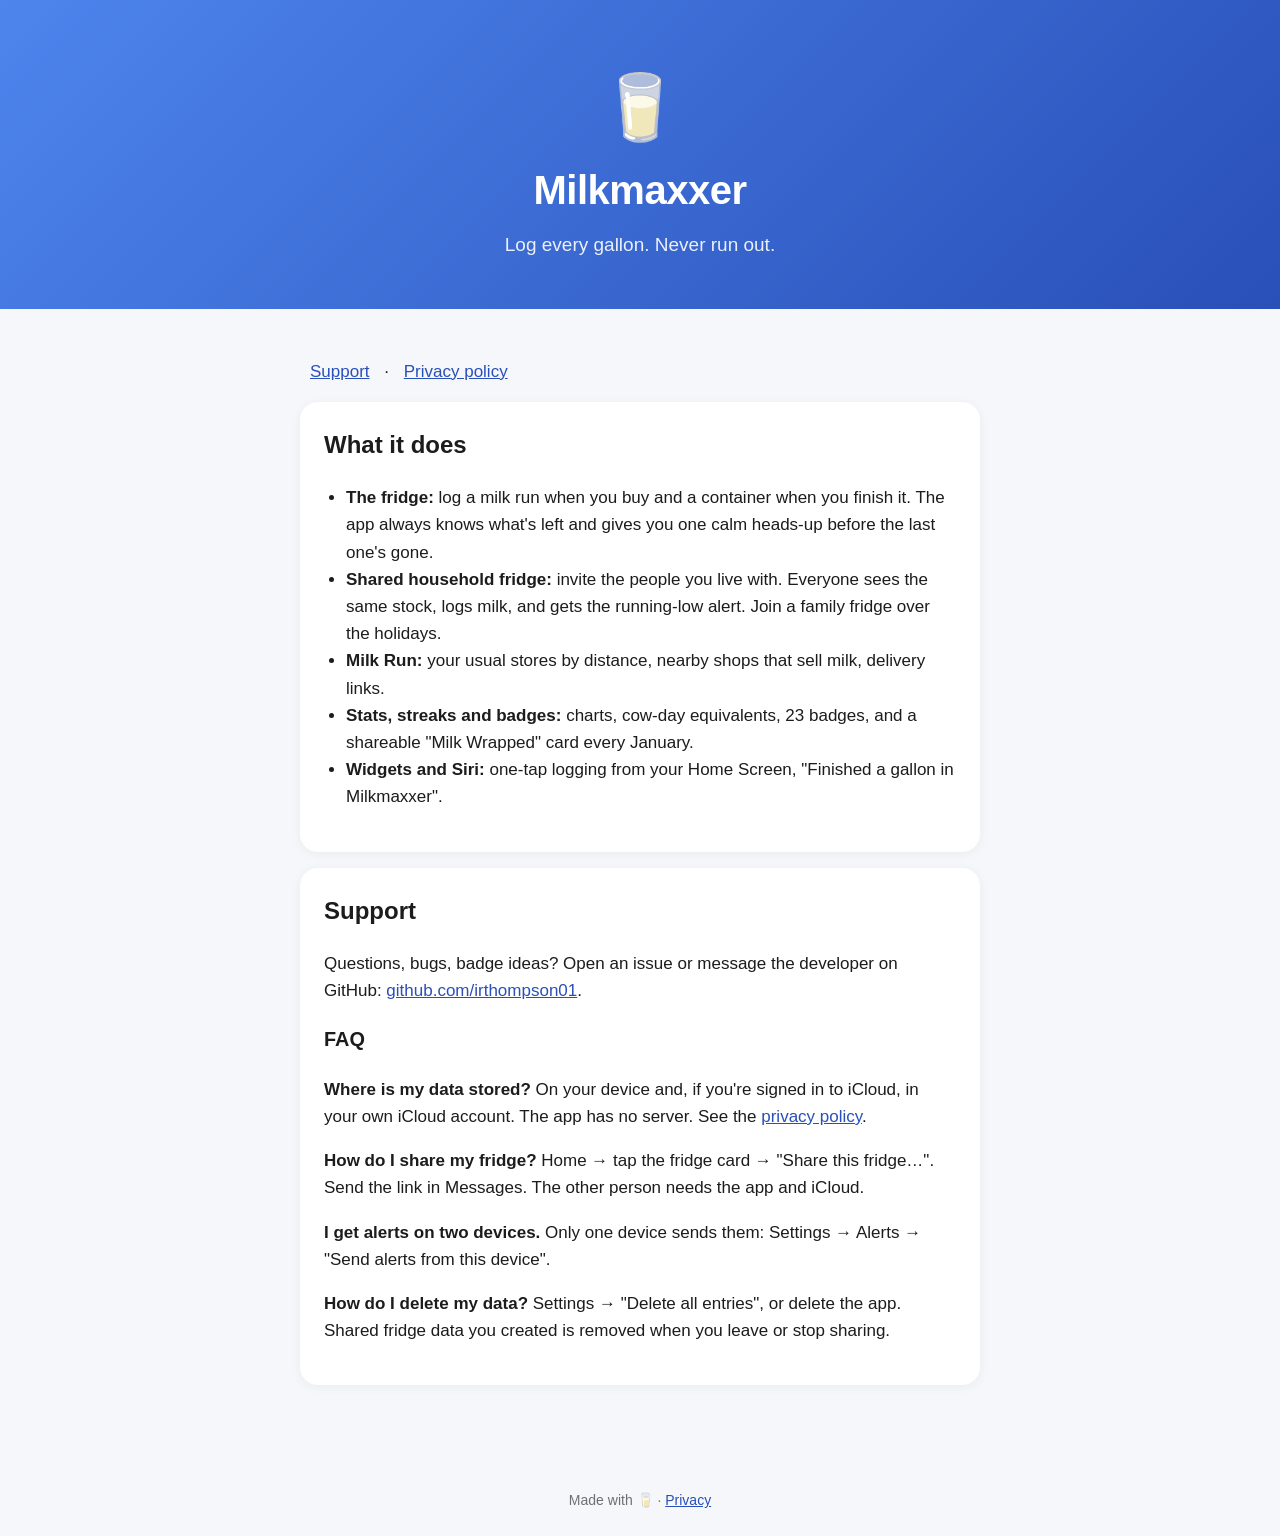
<file: index.html>
<!doctype html>
<html lang="en">
<head>
<meta charset="utf-8">
<meta name="viewport" content="width=device-width, initial-scale=1">
<title>Milkmaxxer</title>
<meta name="description" content="Milkmaxxer, the milk tracker for iPhone: log every gallon, share a fridge with your household, never run out of milk.">
<link rel="stylesheet" href="style.css">
</head>
<body>
<header>
  <div style="font-size:64px">🥛</div>
  <h1>Milkmaxxer</h1>
  <p>Log every gallon. Never run out.</p>
</header>
<main>
  <p class="nav"><a href="#support">Support</a> · <a href="privacy.html">Privacy policy</a></p>

  <div class="card">
    <h2 style="margin-top:0">What it does</h2>
    <ul>
      <li><strong>The fridge:</strong> log a milk run when you buy and a container when you finish it. The app always knows what's left and gives you one calm heads-up before the last one's gone.</li>
      <li><strong>Shared household fridge:</strong> invite the people you live with. Everyone sees the same stock, logs milk, and gets the running-low alert. Join a family fridge over the holidays.</li>
      <li><strong>Milk Run:</strong> your usual stores by distance, nearby shops that sell milk, delivery links.</li>
      <li><strong>Stats, streaks and badges:</strong> charts, cow-day equivalents, 23 badges, and a shareable "Milk Wrapped" card every January.</li>
      <li><strong>Widgets and Siri:</strong> one-tap logging from your Home Screen, "Finished a gallon in Milkmaxxer".</li>
    </ul>
  </div>

  <div class="card" id="support">
    <h2 style="margin-top:0">Support</h2>
    <p>Questions, bugs, badge ideas? Open an issue or message the developer on GitHub: <a href="https://github.com/irthompson01">github.com/irthompson01</a>.</p>
    <h3>FAQ</h3>
    <p><strong>Where is my data stored?</strong> On your device and, if you're signed in to iCloud, in your own iCloud account. The app has no server. See the <a href="privacy.html">privacy policy</a>.</p>
    <p><strong>How do I share my fridge?</strong> Home → tap the fridge card → "Share this fridge…". Send the link in Messages. The other person needs the app and iCloud.</p>
    <p><strong>I get alerts on two devices.</strong> Only one device sends them: Settings → Alerts → "Send alerts from this device".</p>
    <p><strong>How do I delete my data?</strong> Settings → "Delete all entries", or delete the app. Shared fridge data you created is removed when you leave or stop sharing.</p>
  </div>
</main>
<footer>Made with 🥛 · <a href="privacy.html">Privacy</a></footer>
</body>
</html>
</file>
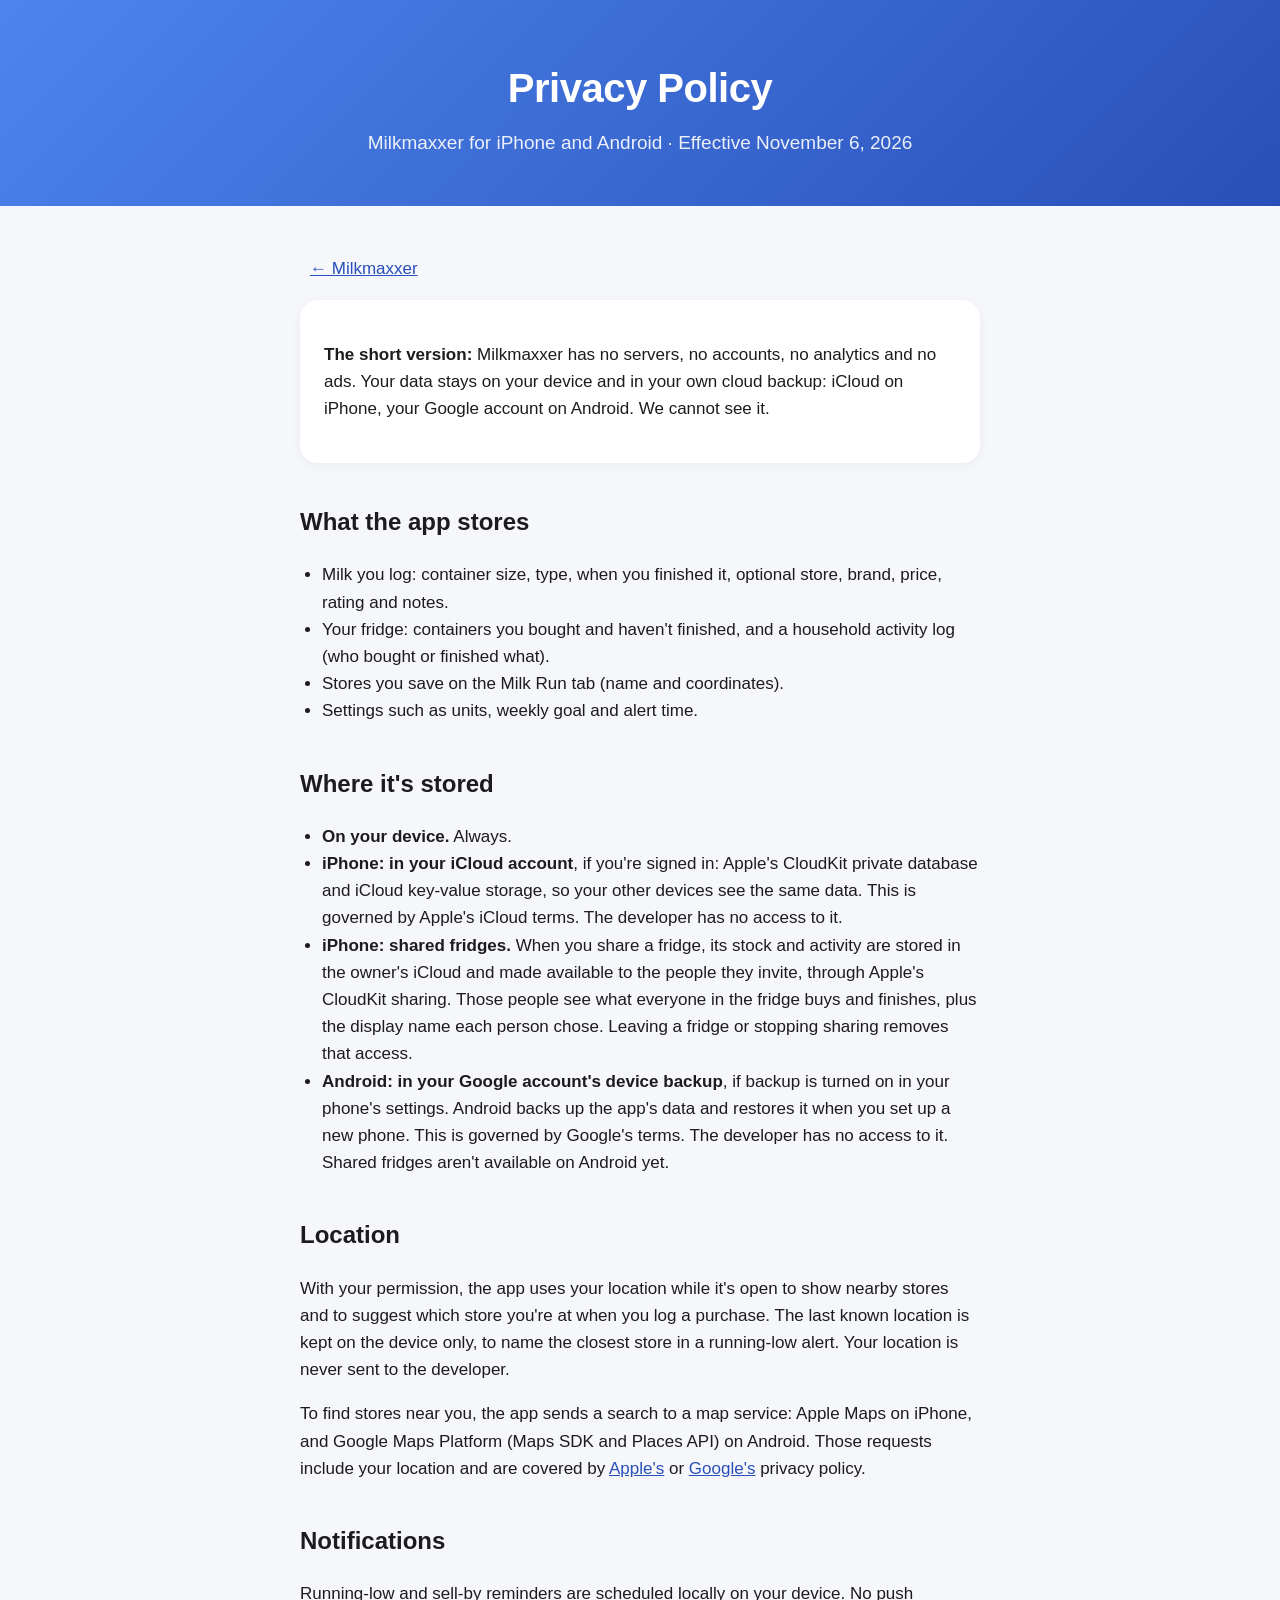
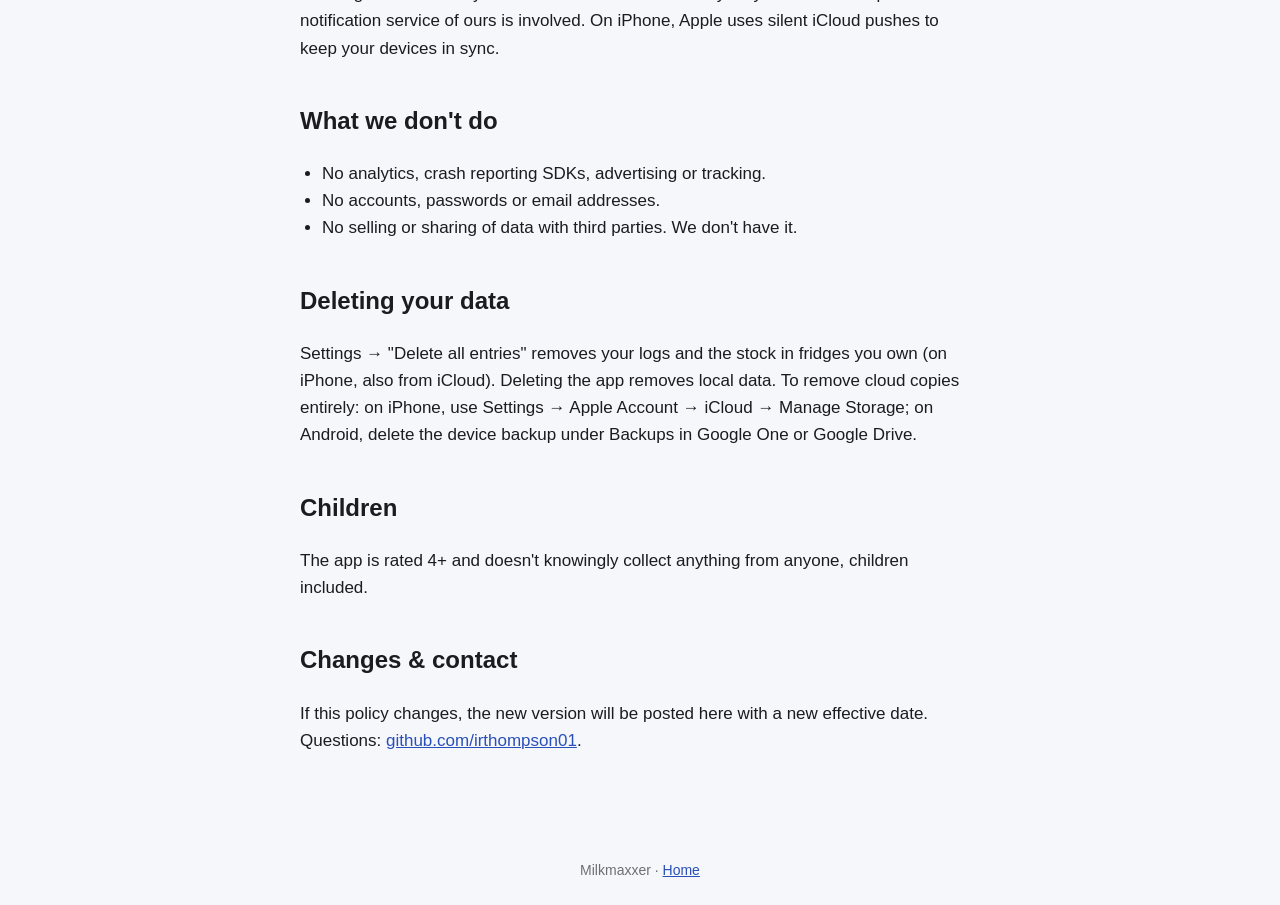
<file: privacy.html>
<!doctype html>
<html lang="en">
<head>
<meta charset="utf-8">
<meta name="viewport" content="width=device-width, initial-scale=1">
<title>Milkmaxxer – Privacy Policy</title>
<link rel="stylesheet" href="style.css">
</head>
<body>
<header>
  <h1>Privacy Policy</h1>
  <p>Milkmaxxer for iPhone and Android · Effective November 6, 2026</p>
</header>
<main>
  <p class="nav"><a href="index.html">← Milkmaxxer</a></p>
  <div class="card">
    <p><strong>The short version:</strong> Milkmaxxer has no servers, no accounts, no analytics and no ads. Your data stays on your device and in your own cloud backup: iCloud on iPhone, your Google account on Android. We cannot see it.</p>
  </div>

  <h2>What the app stores</h2>
  <ul>
    <li>Milk you log: container size, type, when you finished it, optional store, brand, price, rating and notes.</li>
    <li>Your fridge: containers you bought and haven't finished, and a household activity log (who bought or finished what).</li>
    <li>Stores you save on the Milk Run tab (name and coordinates).</li>
    <li>Settings such as units, weekly goal and alert time.</li>
  </ul>

  <h2>Where it's stored</h2>
  <ul>
    <li><strong>On your device.</strong> Always.</li>
    <li><strong>iPhone: in your iCloud account</strong>, if you're signed in: Apple's CloudKit private database and iCloud key-value storage, so your other devices see the same data. This is governed by Apple's iCloud terms. The developer has no access to it.</li>
    <li><strong>iPhone: shared fridges.</strong> When you share a fridge, its stock and activity are stored in the owner's iCloud and made available to the people they invite, through Apple's CloudKit sharing. Those people see what everyone in the fridge buys and finishes, plus the display name each person chose. Leaving a fridge or stopping sharing removes that access.</li>
    <li><strong>Android: in your Google account's device backup</strong>, if backup is turned on in your phone's settings. Android backs up the app's data and restores it when you set up a new phone. This is governed by Google's terms. The developer has no access to it. Shared fridges aren't available on Android yet.</li>
  </ul>

  <h2>Location</h2>
  <p>With your permission, the app uses your location while it's open to show nearby stores and to suggest which store you're at when you log a purchase. The last known location is kept on the device only, to name the closest store in a running-low alert. Your location is never sent to the developer.</p>
  <p>To find stores near you, the app sends a search to a map service: Apple Maps on iPhone, and Google Maps Platform (Maps SDK and Places API) on Android. Those requests include your location and are covered by <a href="https://www.apple.com/legal/privacy/">Apple's</a> or <a href="https://policies.google.com/privacy">Google's</a> privacy policy.</p>

  <h2>Notifications</h2>
  <p>Running-low and sell-by reminders are scheduled locally on your device. No push notification service of ours is involved. On iPhone, Apple uses silent iCloud pushes to keep your devices in sync.</p>

  <h2>What we don't do</h2>
  <ul>
    <li>No analytics, crash reporting SDKs, advertising or tracking.</li>
    <li>No accounts, passwords or email addresses.</li>
    <li>No selling or sharing of data with third parties. We don't have it.</li>
  </ul>

  <h2>Deleting your data</h2>
  <p>Settings → "Delete all entries" removes your logs and the stock in fridges you own (on iPhone, also from iCloud). Deleting the app removes local data. To remove cloud copies entirely: on iPhone, use Settings → Apple Account → iCloud → Manage Storage; on Android, delete the device backup under Backups in Google One or Google Drive.</p>

  <h2>Children</h2>
  <p>The app is rated 4+ and doesn't knowingly collect anything from anyone, children included.</p>

  <h2>Changes & contact</h2>
  <p>If this policy changes, the new version will be posted here with a new effective date. Questions: <a href="https://github.com/irthompson01">github.com/irthompson01</a>.</p>
</main>
<footer>Milkmaxxer · <a href="index.html">Home</a></footer>
</body>
</html>
</file>
<file: style.css>
:root { --blue: #4d85ed; --deep: #294fb8; --cream: #fffaf0; --ink: #1c1c1e; --muted: #6e6e73; }
* { box-sizing: border-box; }
body { margin: 0; font: 17px/1.6 -apple-system, BlinkMacSystemFont, "SF Pro Text", Helvetica, Arial, sans-serif; color: var(--ink); background: #f6f7fb; }
header { background: linear-gradient(135deg, var(--blue), var(--deep)); color: #fff; padding: 56px 20px 48px; text-align: center; }
header h1 { margin: 0 0 8px; font-size: 40px; letter-spacing: -0.5px; }
header p { margin: 0; opacity: .9; font-size: 19px; }
main { max-width: 720px; margin: 0 auto; padding: 32px 20px 64px; }
h2 { margin-top: 40px; font-size: 24px; }
ul { padding-left: 22px; }
a { color: var(--deep); }
footer { text-align: center; color: var(--muted); font-size: 14px; padding: 24px; }
.card { background: #fff; border-radius: 18px; padding: 24px; box-shadow: 0 2px 12px rgba(0,0,0,.05); margin: 16px 0; }
.nav a { margin: 0 10px; }
@media (prefers-color-scheme: dark) {
  body { background: #0f1115; color: #f2f2f7; } .card { background: #1c1f26; box-shadow: none; } a { color: #8fb3ff; } footer { color: #9a9aa3; }
}
</file>
